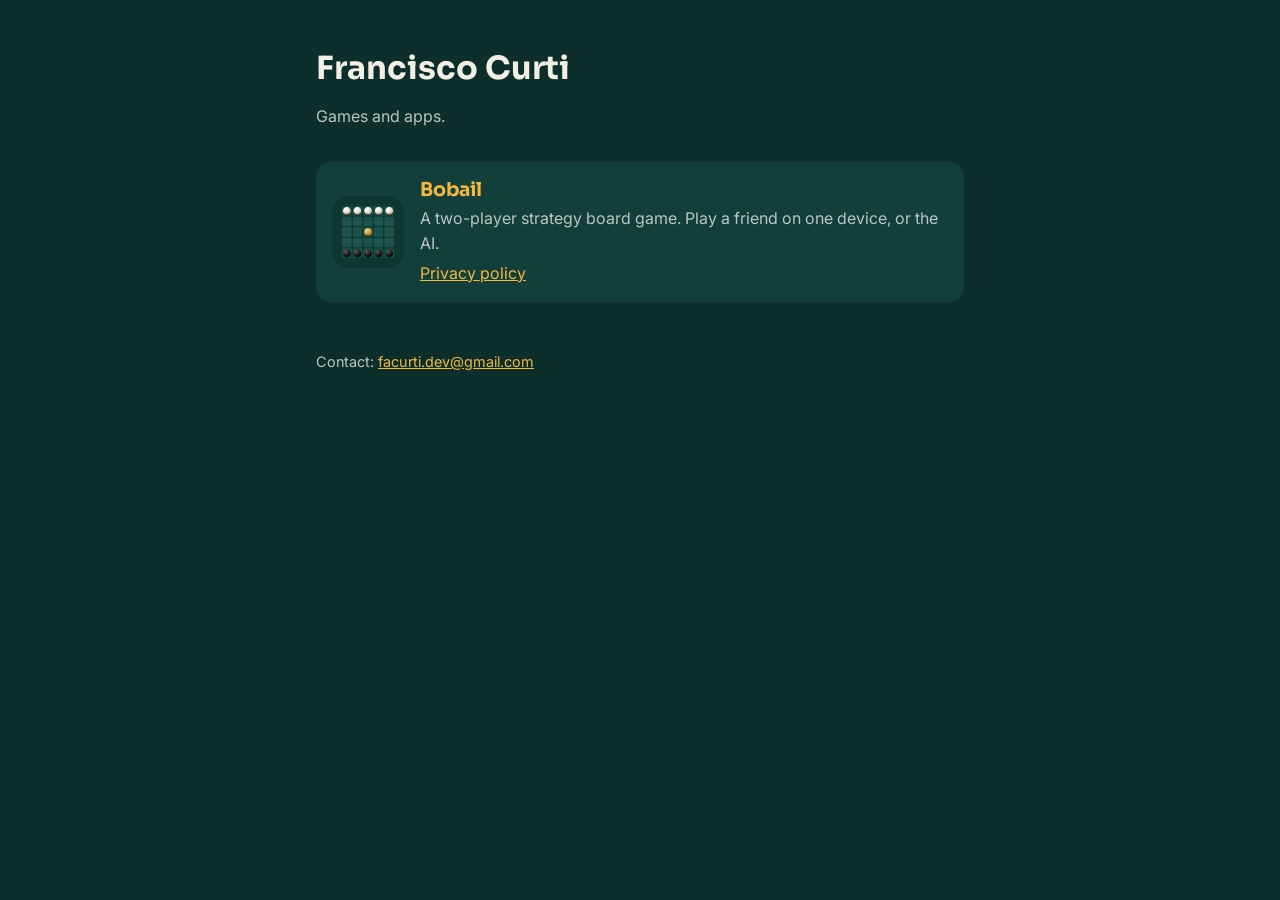
<file: index.html>
<!doctype html>
<html lang="en">
<head>
  <meta charset="utf-8">
  <meta name="viewport" content="width=device-width, initial-scale=1">
  <title>Francisco Curti · Apps</title>
  <link rel="preconnect" href="https://fonts.googleapis.com">
  <link href="https://fonts.googleapis.com/css2?family=Inter:wght@400;600&family=Sora:wght@600&display=swap" rel="stylesheet">
  <link rel="stylesheet" href="style.css">
  <link rel="icon" href="bobail-icon.png">
</head>
<body>
  <main>
    <h1>Francisco Curti</h1>
    <p>Games and apps.</p>

    <section class="app">
      <img src="bobail-icon.png" alt="Bobail icon">
      <div>
        <h2>Bobail</h2>
        <p>A two-player strategy board game. Play a friend on one device, or the AI.</p>
        <p><a href="privacy.html">Privacy policy</a></p>
      </div>
    </section>

    <footer>Contact: <a href="mailto:facurti.dev@gmail.com">facurti.dev@gmail.com</a></footer>
  </main>
</body>
</html>
</file>
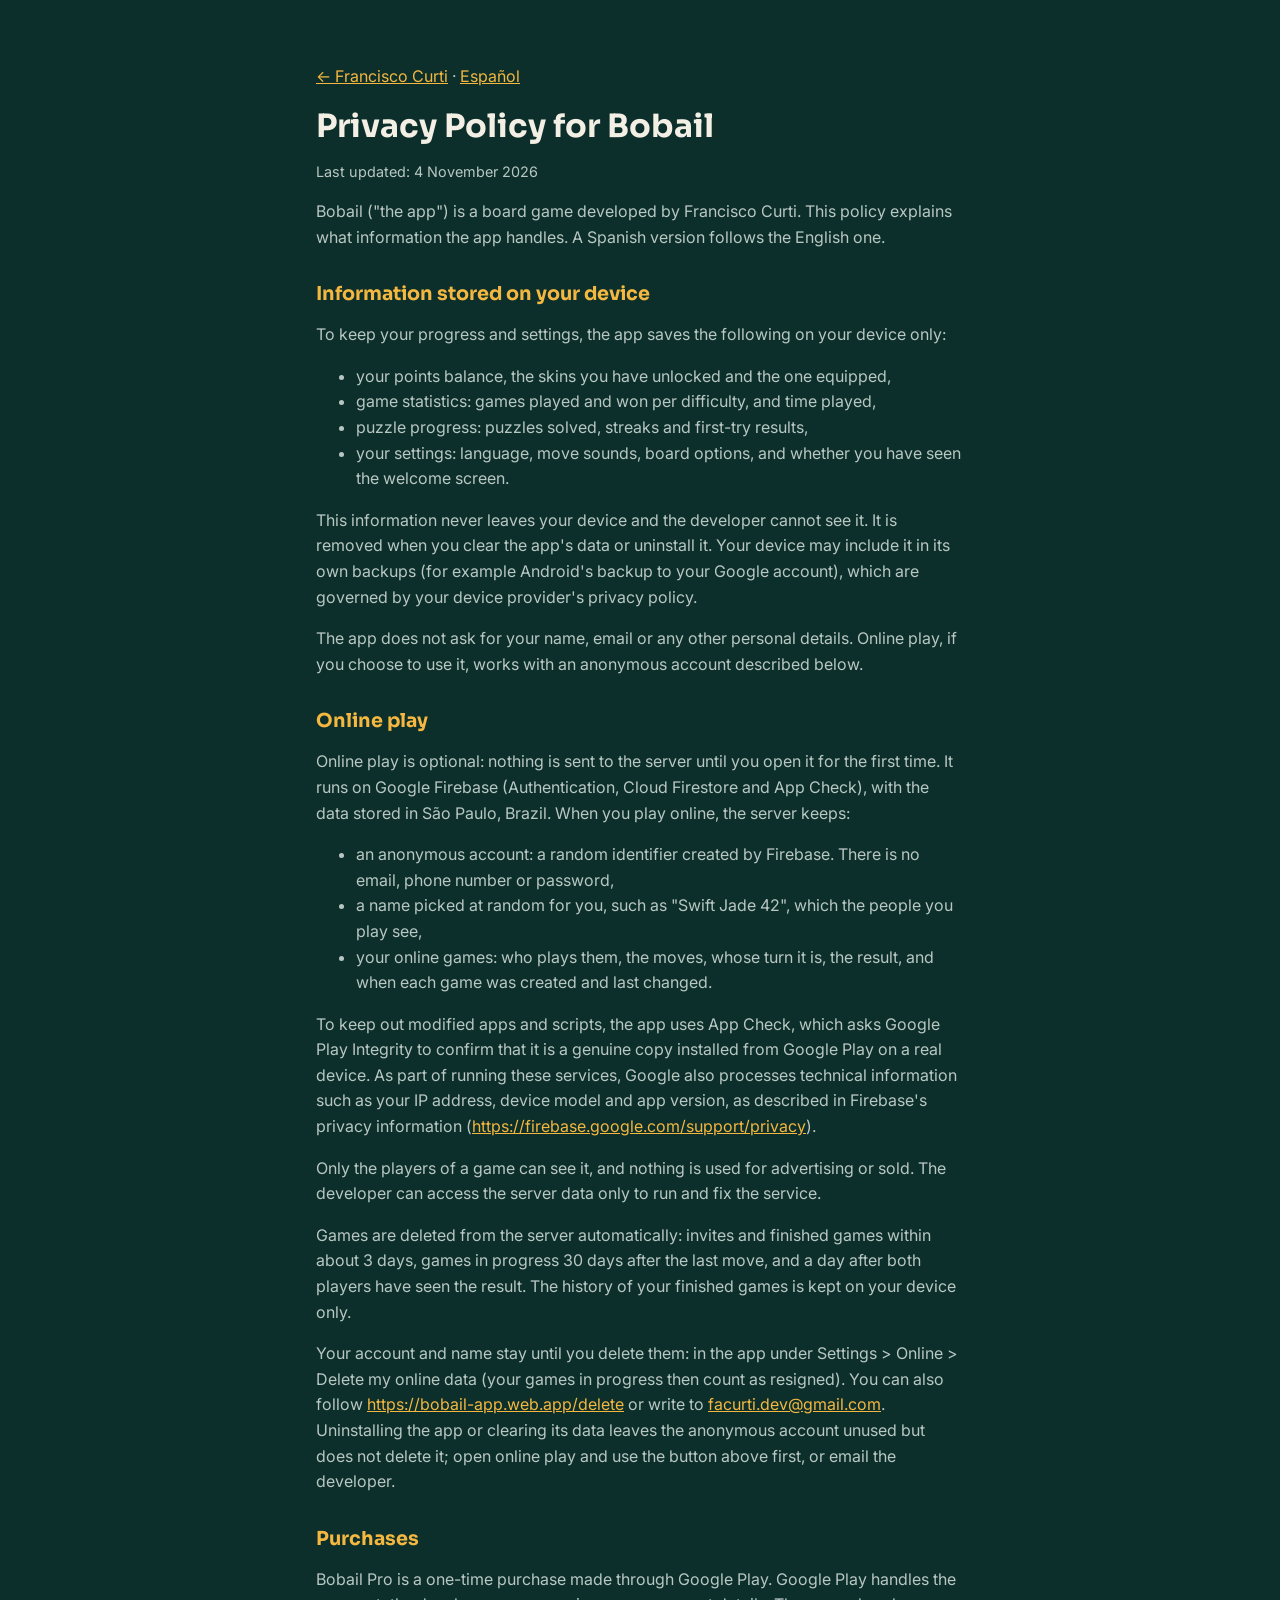
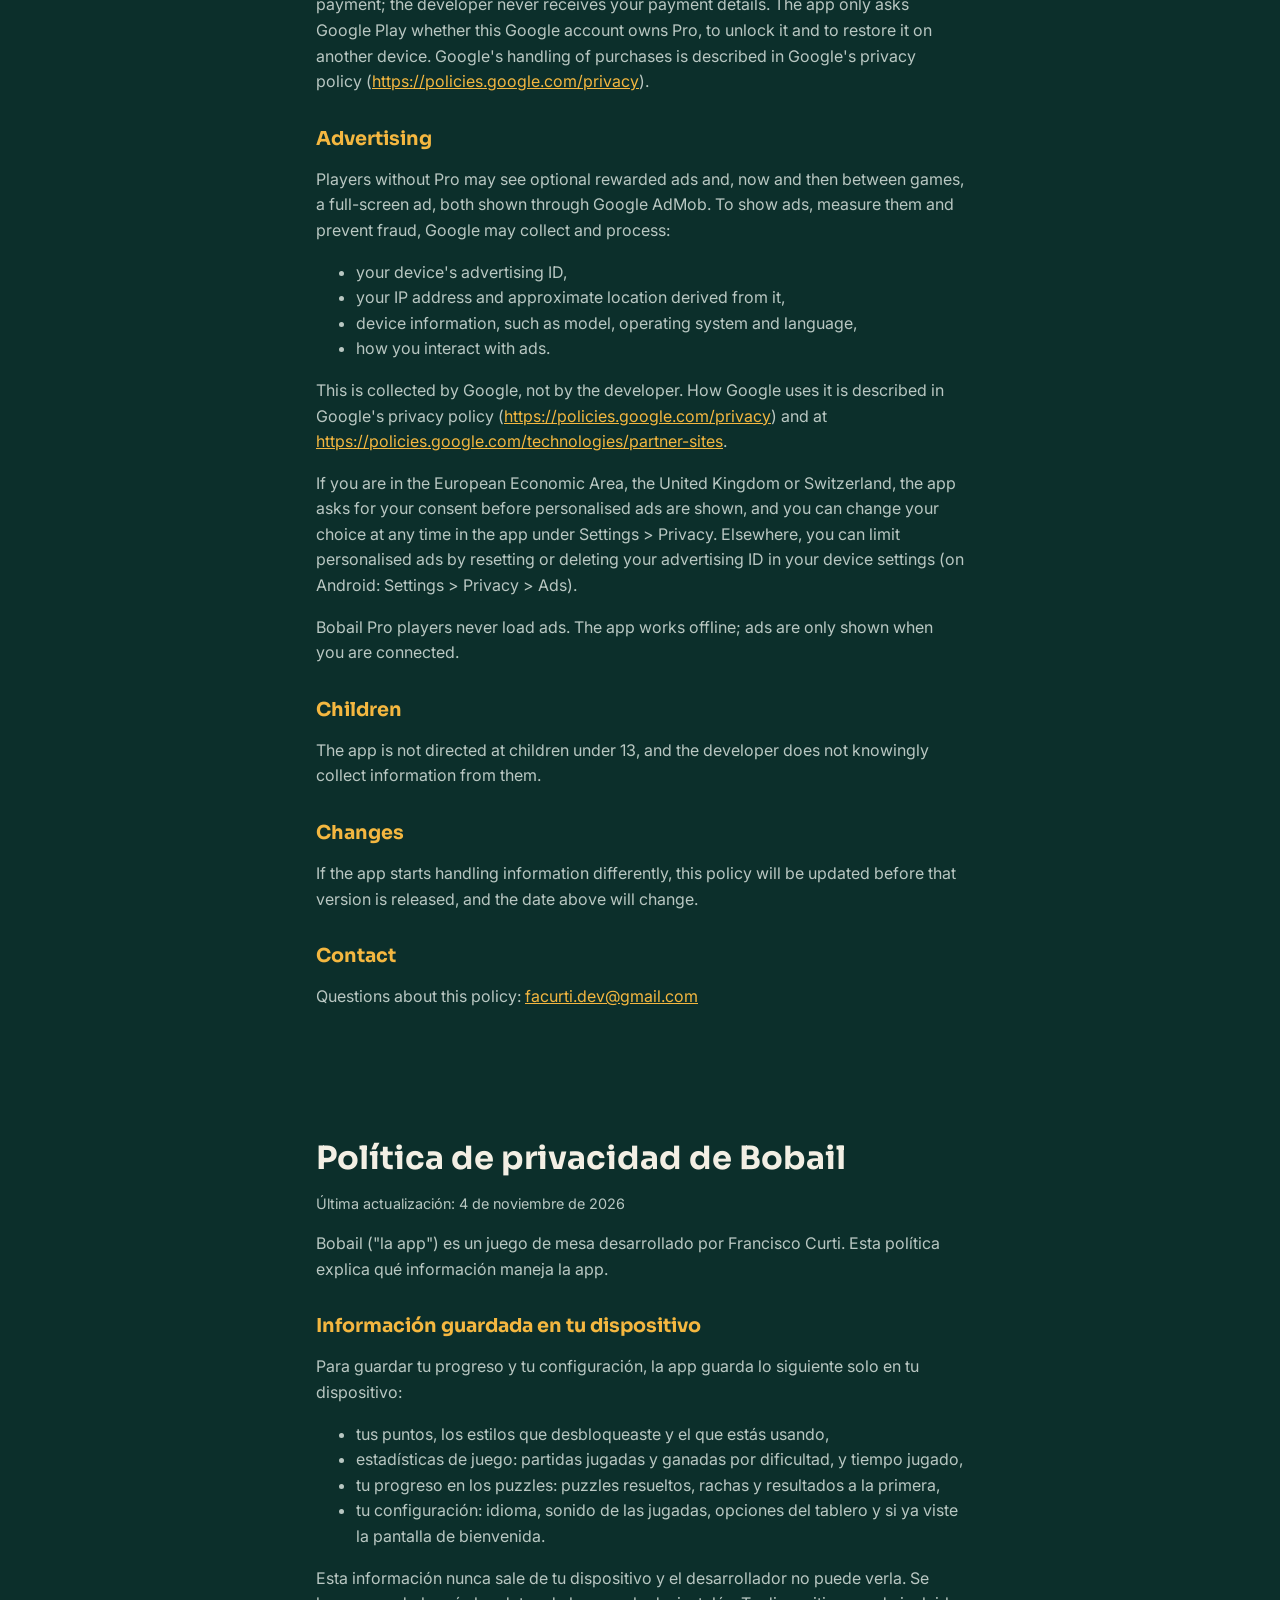
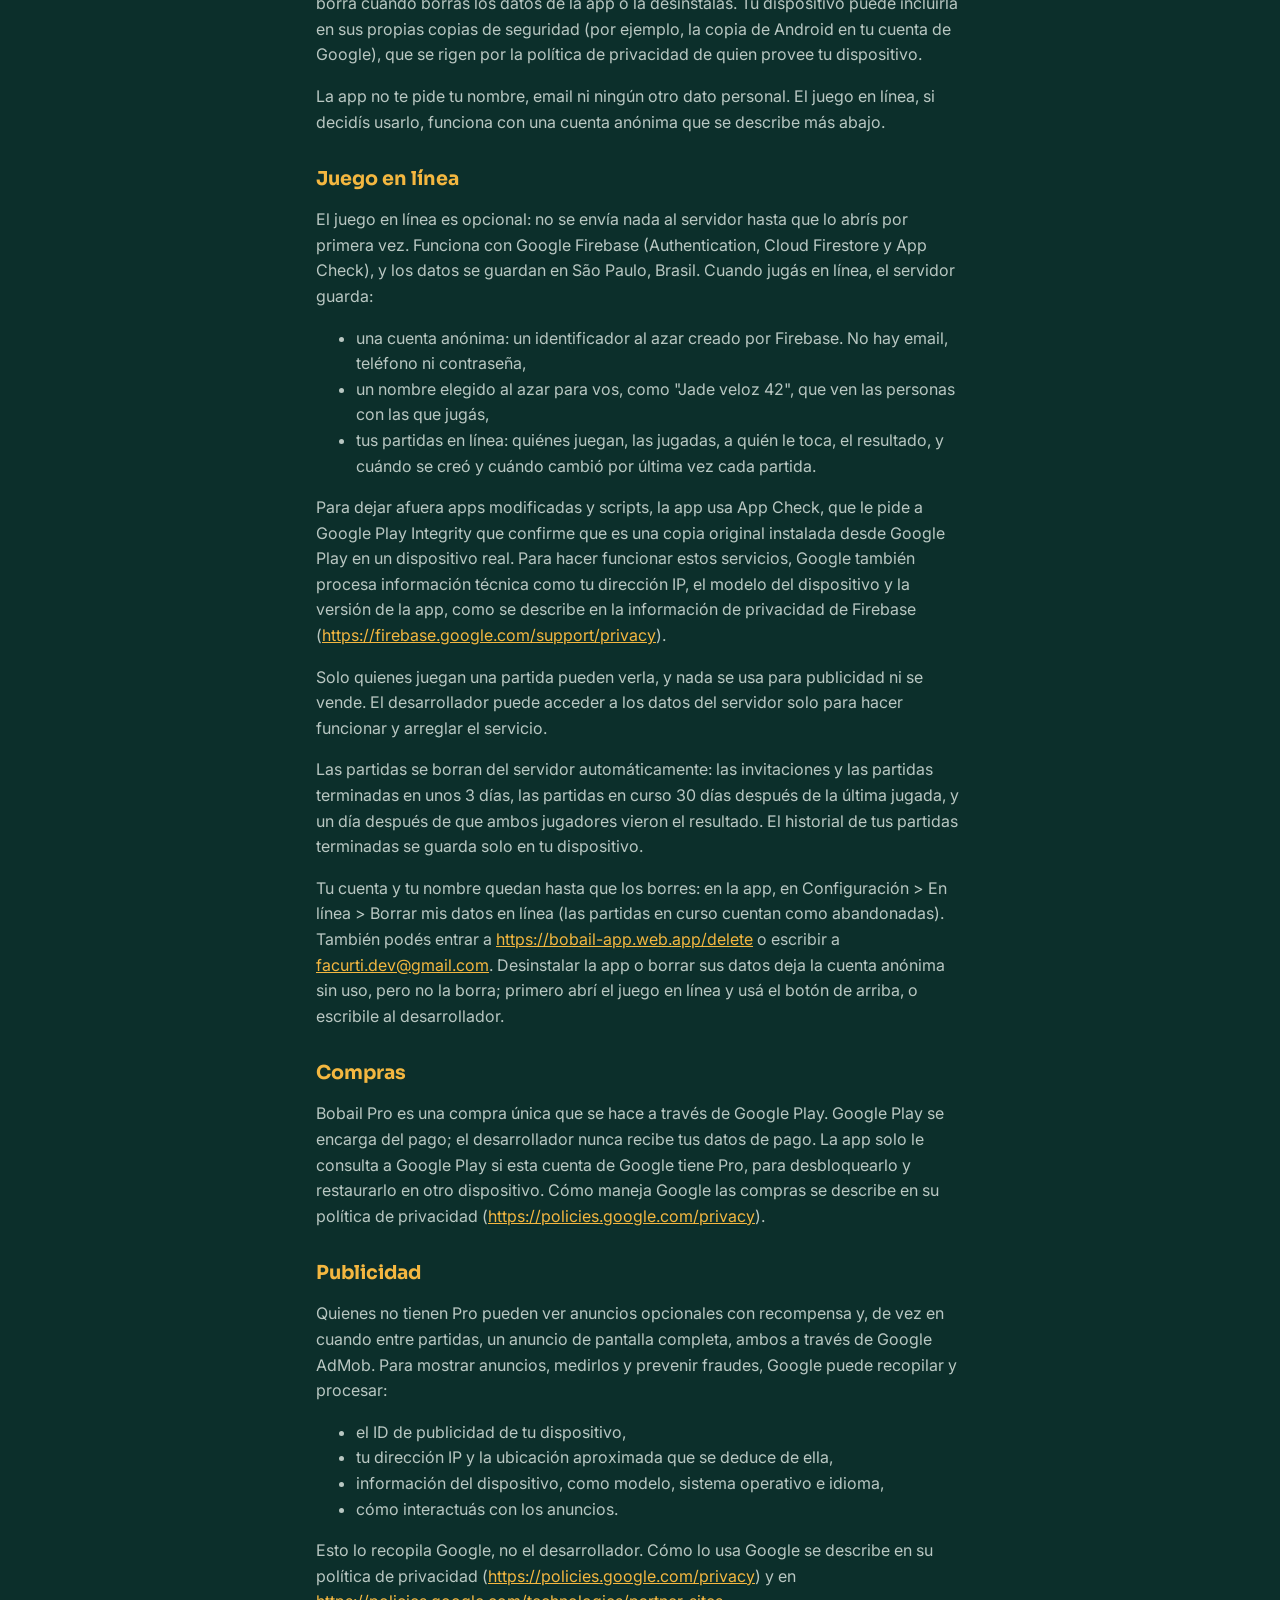
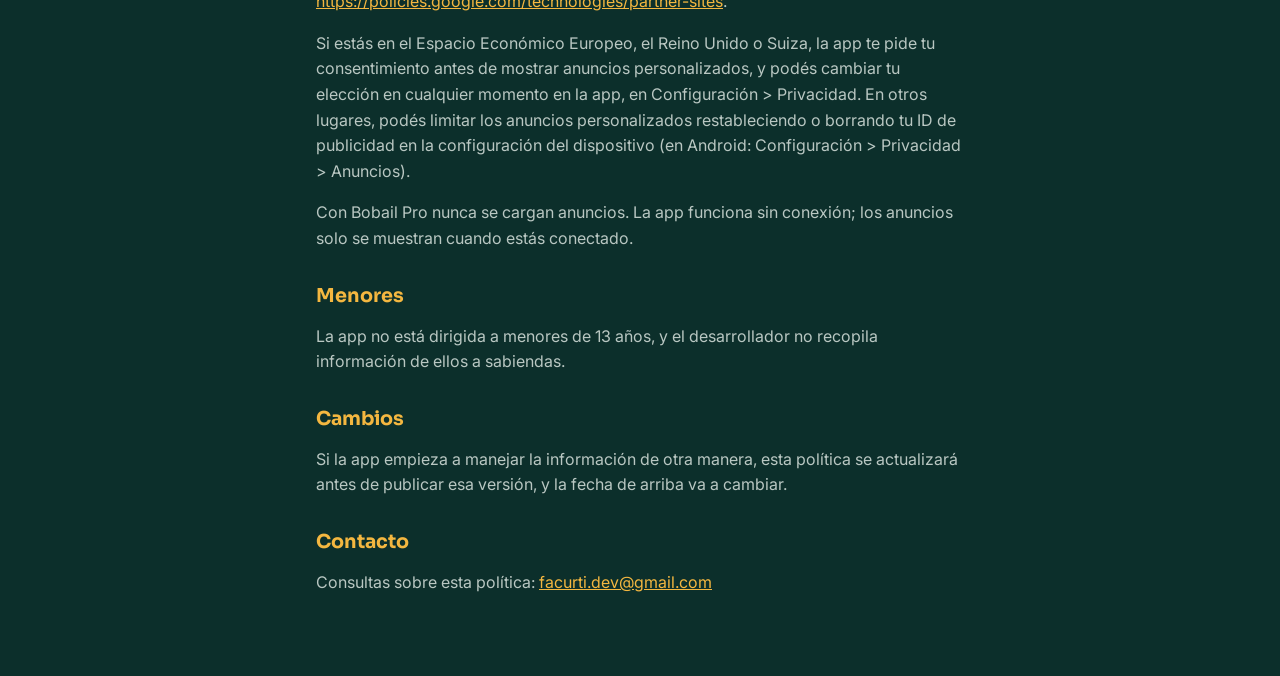
<file: privacy.html>
<!doctype html>
<html lang="en">
<head>
  <meta charset="utf-8">
  <meta name="viewport" content="width=device-width, initial-scale=1">
  <title>Bobail · Privacy Policy</title>
  <link rel="preconnect" href="https://fonts.googleapis.com">
  <link href="https://fonts.googleapis.com/css2?family=Inter:wght@400;600&family=Sora:wght@600&display=swap" rel="stylesheet">
  <link rel="stylesheet" href="style.css">
  <link rel="icon" href="bobail-icon.png">
</head>
<body>
  <main>
    <p><a href="./">← Francisco Curti</a> · <a href="#es">Español</a></p>
    <h1>Privacy Policy for Bobail</h1>
    <p class="muted">Last updated: 4 November 2026</p>
    <p>Bobail (&quot;the app&quot;) is a board game developed by Francisco Curti. This policy explains what information the app handles. A Spanish version follows the English one.</p>
    <h2>Information stored on your device</h2>
    <p>To keep your progress and settings, the app saves the following on your device only:</p>
    <ul>
    <li>your points balance, the skins you have unlocked and the one equipped,</li>
    <li>game statistics: games played and won per difficulty, and time played,</li>
    <li>puzzle progress: puzzles solved, streaks and first-try results,</li>
    <li>your settings: language, move sounds, board options, and whether you have seen the welcome screen.</li>
    </ul>
    <p>This information never leaves your device and the developer cannot see it. It is removed when you clear the app&#x27;s data or uninstall it. Your device may include it in its own backups (for example Android&#x27;s backup to your Google account), which are governed by your device provider&#x27;s privacy policy.</p>
    <p>The app does not ask for your name, email or any other personal details. Online play, if you choose to use it, works with an anonymous account described below.</p>
    <h2>Online play</h2>
    <p>Online play is optional: nothing is sent to the server until you open it for the first time. It runs on Google Firebase (Authentication, Cloud Firestore and App Check), with the data stored in São Paulo, Brazil. When you play online, the server keeps:</p>
    <ul>
    <li>an anonymous account: a random identifier created by Firebase. There is no email, phone number or password,</li>
    <li>a name picked at random for you, such as &quot;Swift Jade 42&quot;, which the people you play see,</li>
    <li>your online games: who plays them, the moves, whose turn it is, the result, and when each game was created and last changed.</li>
    </ul>
    <p>To keep out modified apps and scripts, the app uses App Check, which asks Google Play Integrity to confirm that it is a genuine copy installed from Google Play on a real device. As part of running these services, Google also processes technical information such as your IP address, device model and app version, as described in Firebase&#x27;s privacy information (<a href="https://firebase.google.com/support/privacy">https://firebase.google.com/support/privacy</a>).</p>
    <p>Only the players of a game can see it, and nothing is used for advertising or sold. The developer can access the server data only to run and fix the service.</p>
    <p>Games are deleted from the server automatically: invites and finished games within about 3 days, games in progress 30 days after the last move, and a day after both players have seen the result. The history of your finished games is kept on your device only.</p>
    <p>Your account and name stay until you delete them: in the app under Settings &gt; Online &gt; Delete my online data (your games in progress then count as resigned). You can also follow <a href="https://bobail-app.web.app/delete">https://bobail-app.web.app/delete</a> or write to <a href="mailto:facurti.dev@gmail.com">facurti.dev@gmail.com</a>. Uninstalling the app or clearing its data leaves the anonymous account unused but does not delete it; open online play and use the button above first, or email the developer.</p>
    <h2>Purchases</h2>
    <p>Bobail Pro is a one-time purchase made through Google Play. Google Play handles the payment; the developer never receives your payment details. The app only asks Google Play whether this Google account owns Pro, to unlock it and to restore it on another device. Google&#x27;s handling of purchases is described in Google&#x27;s privacy policy (<a href="https://policies.google.com/privacy">https://policies.google.com/privacy</a>).</p>
    <h2>Advertising</h2>
    <p>Players without Pro may see optional rewarded ads and, now and then between games, a full-screen ad, both shown through Google AdMob. To show ads, measure them and prevent fraud, Google may collect and process:</p>
    <ul>
    <li>your device&#x27;s advertising ID,</li>
    <li>your IP address and approximate location derived from it,</li>
    <li>device information, such as model, operating system and language,</li>
    <li>how you interact with ads.</li>
    </ul>
    <p>This is collected by Google, not by the developer. How Google uses it is described in Google&#x27;s privacy policy (<a href="https://policies.google.com/privacy">https://policies.google.com/privacy</a>) and at <a href="https://policies.google.com/technologies/partner-sites">https://policies.google.com/technologies/partner-sites</a>.</p>
    <p>If you are in the European Economic Area, the United Kingdom or Switzerland, the app asks for your consent before personalised ads are shown, and you can change your choice at any time in the app under Settings &gt; Privacy. Elsewhere, you can limit personalised ads by resetting or deleting your advertising ID in your device settings (on Android: Settings &gt; Privacy &gt; Ads).</p>
    <p>Bobail Pro players never load ads. The app works offline; ads are only shown when you are connected.</p>
    <h2>Children</h2>
    <p>The app is not directed at children under 13, and the developer does not knowingly collect information from them.</p>
    <h2>Changes</h2>
    <p>If the app starts handling information differently, this policy will be updated before that version is released, and the date above will change.</p>
    <h2>Contact</h2>
    <p>Questions about this policy: <a href="mailto:facurti.dev@gmail.com">facurti.dev@gmail.com</a></p>
  </main>
  <main id="es" lang="es">
    <h1>Política de privacidad de Bobail</h1>
    <p class="muted">Última actualización: 4 de noviembre de 2026</p>
    <p>Bobail (&quot;la app&quot;) es un juego de mesa desarrollado por Francisco Curti. Esta política explica qué información maneja la app.</p>
    <h2>Información guardada en tu dispositivo</h2>
    <p>Para guardar tu progreso y tu configuración, la app guarda lo siguiente solo en tu dispositivo:</p>
    <ul>
    <li>tus puntos, los estilos que desbloqueaste y el que estás usando,</li>
    <li>estadísticas de juego: partidas jugadas y ganadas por dificultad, y tiempo jugado,</li>
    <li>tu progreso en los puzzles: puzzles resueltos, rachas y resultados a la primera,</li>
    <li>tu configuración: idioma, sonido de las jugadas, opciones del tablero y si ya viste la pantalla de bienvenida.</li>
    </ul>
    <p>Esta información nunca sale de tu dispositivo y el desarrollador no puede verla. Se borra cuando borrás los datos de la app o la desinstalás. Tu dispositivo puede incluirla en sus propias copias de seguridad (por ejemplo, la copia de Android en tu cuenta de Google), que se rigen por la política de privacidad de quien provee tu dispositivo.</p>
    <p>La app no te pide tu nombre, email ni ningún otro dato personal. El juego en línea, si decidís usarlo, funciona con una cuenta anónima que se describe más abajo.</p>
    <h2>Juego en línea</h2>
    <p>El juego en línea es opcional: no se envía nada al servidor hasta que lo abrís por primera vez. Funciona con Google Firebase (Authentication, Cloud Firestore y App Check), y los datos se guardan en São Paulo, Brasil. Cuando jugás en línea, el servidor guarda:</p>
    <ul>
    <li>una cuenta anónima: un identificador al azar creado por Firebase. No hay email, teléfono ni contraseña,</li>
    <li>un nombre elegido al azar para vos, como &quot;Jade veloz 42&quot;, que ven las personas con las que jugás,</li>
    <li>tus partidas en línea: quiénes juegan, las jugadas, a quién le toca, el resultado, y cuándo se creó y cuándo cambió por última vez cada partida.</li>
    </ul>
    <p>Para dejar afuera apps modificadas y scripts, la app usa App Check, que le pide a Google Play Integrity que confirme que es una copia original instalada desde Google Play en un dispositivo real. Para hacer funcionar estos servicios, Google también procesa información técnica como tu dirección IP, el modelo del dispositivo y la versión de la app, como se describe en la información de privacidad de Firebase (<a href="https://firebase.google.com/support/privacy">https://firebase.google.com/support/privacy</a>).</p>
    <p>Solo quienes juegan una partida pueden verla, y nada se usa para publicidad ni se vende. El desarrollador puede acceder a los datos del servidor solo para hacer funcionar y arreglar el servicio.</p>
    <p>Las partidas se borran del servidor automáticamente: las invitaciones y las partidas terminadas en unos 3 días, las partidas en curso 30 días después de la última jugada, y un día después de que ambos jugadores vieron el resultado. El historial de tus partidas terminadas se guarda solo en tu dispositivo.</p>
    <p>Tu cuenta y tu nombre quedan hasta que los borres: en la app, en Configuración &gt; En línea &gt; Borrar mis datos en línea (las partidas en curso cuentan como abandonadas). También podés entrar a <a href="https://bobail-app.web.app/delete">https://bobail-app.web.app/delete</a> o escribir a <a href="mailto:facurti.dev@gmail.com">facurti.dev@gmail.com</a>. Desinstalar la app o borrar sus datos deja la cuenta anónima sin uso, pero no la borra; primero abrí el juego en línea y usá el botón de arriba, o escribile al desarrollador.</p>
    <h2>Compras</h2>
    <p>Bobail Pro es una compra única que se hace a través de Google Play. Google Play se encarga del pago; el desarrollador nunca recibe tus datos de pago. La app solo le consulta a Google Play si esta cuenta de Google tiene Pro, para desbloquearlo y restaurarlo en otro dispositivo. Cómo maneja Google las compras se describe en su política de privacidad (<a href="https://policies.google.com/privacy">https://policies.google.com/privacy</a>).</p>
    <h2>Publicidad</h2>
    <p>Quienes no tienen Pro pueden ver anuncios opcionales con recompensa y, de vez en cuando entre partidas, un anuncio de pantalla completa, ambos a través de Google AdMob. Para mostrar anuncios, medirlos y prevenir fraudes, Google puede recopilar y procesar:</p>
    <ul>
    <li>el ID de publicidad de tu dispositivo,</li>
    <li>tu dirección IP y la ubicación aproximada que se deduce de ella,</li>
    <li>información del dispositivo, como modelo, sistema operativo e idioma,</li>
    <li>cómo interactuás con los anuncios.</li>
    </ul>
    <p>Esto lo recopila Google, no el desarrollador. Cómo lo usa Google se describe en su política de privacidad (<a href="https://policies.google.com/privacy">https://policies.google.com/privacy</a>) y en <a href="https://policies.google.com/technologies/partner-sites">https://policies.google.com/technologies/partner-sites</a>.</p>
    <p>Si estás en el Espacio Económico Europeo, el Reino Unido o Suiza, la app te pide tu consentimiento antes de mostrar anuncios personalizados, y podés cambiar tu elección en cualquier momento en la app, en Configuración &gt; Privacidad. En otros lugares, podés limitar los anuncios personalizados restableciendo o borrando tu ID de publicidad en la configuración del dispositivo (en Android: Configuración &gt; Privacidad &gt; Anuncios).</p>
    <p>Con Bobail Pro nunca se cargan anuncios. La app funciona sin conexión; los anuncios solo se muestran cuando estás conectado.</p>
    <h2>Menores</h2>
    <p>La app no está dirigida a menores de 13 años, y el desarrollador no recopila información de ellos a sabiendas.</p>
    <h2>Cambios</h2>
    <p>Si la app empieza a manejar la información de otra manera, esta política se actualizará antes de publicar esa versión, y la fecha de arriba va a cambiar.</p>
    <h2>Contacto</h2>
    <p>Consultas sobre esta política: <a href="mailto:facurti.dev@gmail.com">facurti.dev@gmail.com</a></p>
  </main>
</body>
</html>
</file>
<file: style.css>
:root {
  --bg: #0c2f2b;
  --surface: #133f3a;
  --text: #f3efe4;
  --muted: #b9c7c2;
  --accent: #f4b740;
}
* { box-sizing: border-box; }
body {
  margin: 0;
  background: var(--bg);
  color: var(--text);
  font: 16px/1.6 Inter, system-ui, sans-serif;
}
main { max-width: 680px; margin: 0 auto; padding: 48px 16px 64px; }
h1, h2 { font-family: Sora, Inter, sans-serif; line-height: 1.25; }
h1 { font-size: 2rem; margin: 0 0 8px; }
h2 { font-size: 1.2rem; margin: 32px 0 8px; color: var(--accent); }
p, li { color: var(--muted); }
a { color: var(--accent); }
.muted { font-size: 0.9rem; }
.app {
  display: flex; gap: 16px; align-items: center;
  background: var(--surface); border-radius: 16px; padding: 16px;
  margin-top: 32px;
}
.app img { width: 72px; height: 72px; border-radius: 16px; }
.app h2 { margin: 0; }
.app p { margin: 4px 0 0; }
footer { margin-top: 48px; font-size: 0.9rem; color: var(--muted); }
</file>
